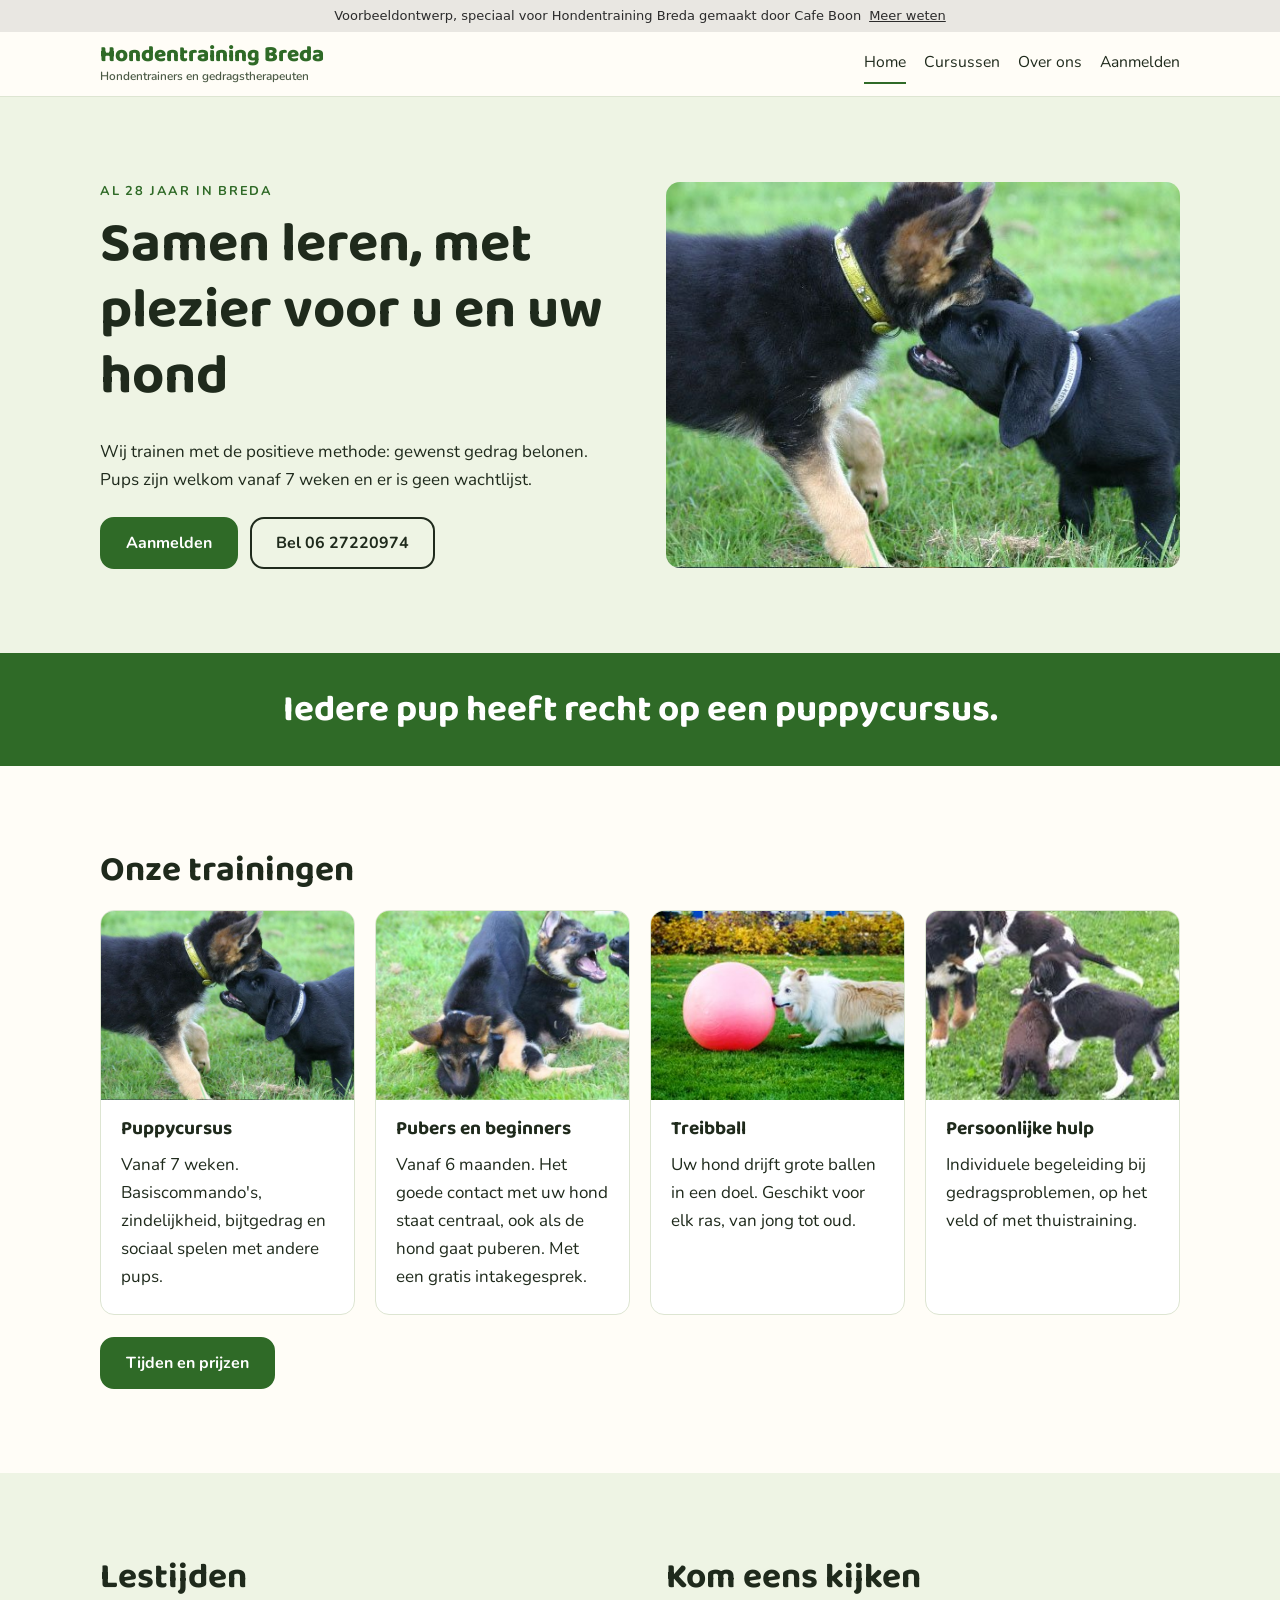
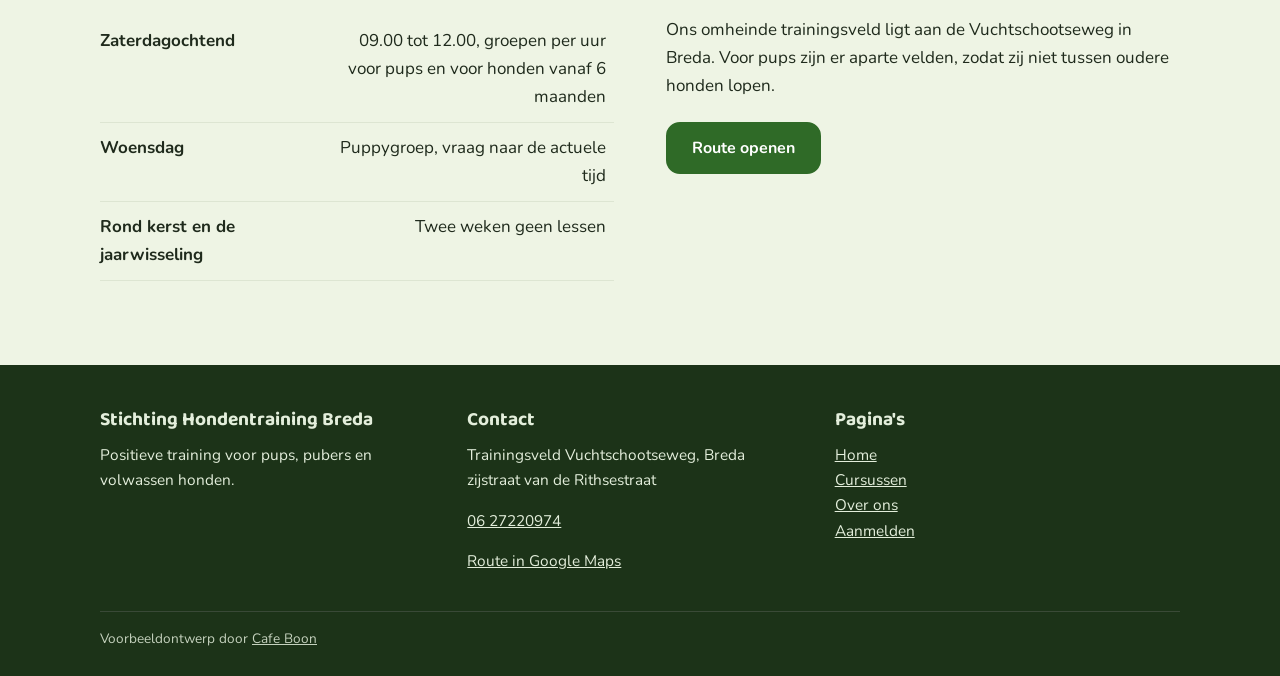
<file: index.html>
<!doctype html>
<html lang="nl">
<head>
<meta charset="utf-8">
<meta name="viewport" content="width=device-width, initial-scale=1">
<title>Hondentraining Breda | Puppycursus en gehoorzaamheid</title>
<meta name="description" content="Positieve hondentraining in Breda. Puppycursus van 12 weken voor € 85, geen wachtlijst, pups welkom vanaf 7 weken.">
<meta name="robots" content="noindex">
<link rel="icon" href="images/favicon.png">
<meta property="og:title" content="Hondentraining Breda | Puppycursus en gehoorzaamheid">
<meta property="og:description" content="Positieve hondentraining in Breda. Puppycursus van 12 weken voor € 85, geen wachtlijst, pups welkom vanaf 7 weken.">
<meta property="og:image" content="https://hondentrainingbreda.cafeboon.com/images/og.jpg">
<meta property="og:type" content="website">
<link rel="preconnect" href="https://fonts.googleapis.com">
<link rel="preconnect" href="https://fonts.gstatic.com" crossorigin>
<link href="https://fonts.googleapis.com/css2?family=Baloo+2:wght@700;800&family=Nunito:wght@400;600;700&display=swap" rel="stylesheet">
<link rel="stylesheet" href="style.css">
</head>
<body>
<div class="vb-banner" role="note"><span>Voorbeeldontwerp, speciaal voor Hondentraining Breda gemaakt door Cafe Boon</span><a href="https://cafeboon.com">Meer weten</a></div>
<header class="top"><div class="in"><a class="brand" href="index.html">Hondentraining Breda<small>Hondentrainers en gedragstherapeuten</small></a><nav><a href="index.html" aria-current="page">Home</a><a href="aanbod.html">Cursussen</a><a href="over.html">Over ons</a><a href="contact.html">Aanmelden</a></nav></div></header>
<main>
<section class="soft"><div class="wrap"><div class="split"><div><p class="kicker">Al 28 jaar in Breda</p><h1>Samen leren, met plezier voor u en uw hond</h1><p>Wij trainen met de positieve methode: gewenst gedrag belonen. Pups zijn welkom vanaf 7 weken en er is geen wachtlijst.</p><div class="actions"><a class="btn" href="contact.html#formulier">Aanmelden</a><a class="btn alt" href="tel:+31627220974">Bel 06 27220974</a></div></div><div><img class="shot" src="images/pups-spel.jpg" alt="Twee pups spelen samen" loading="lazy"></div></div></div></section><section class="band"><div class="wrap"><div class="quote"><p>Iedere pup heeft recht op een puppycursus.</p></div></div></section><section class=""><div class="wrap"><h2>Onze trainingen</h2><div class="grid"><article class="card"><img src="images/pups-spel.jpg" alt="Twee pups spelen samen" loading="lazy"><div class="b"><h3>Puppycursus</h3><p>Vanaf 7 weken. Basiscommando's, zindelijkheid, bijtgedrag en sociaal spelen met andere pups.</p></div></article><article class="card"><img src="images/herders.jpg" alt="Jonge honden stoeien op het gras" loading="lazy"><div class="b"><h3>Pubers en beginners</h3><p>Vanaf 6 maanden. Het goede contact met uw hond staat centraal, ook als de hond gaat puberen. Met een gratis intakegesprek.</p></div></article><article class="card"><img src="images/hond-bal.jpg" alt="Hond duwt een grote bal voort" loading="lazy"><div class="b"><h3>Treibball</h3><p>Uw hond drijft grote ballen in een doel. Geschikt voor elk ras, van jong tot oud.</p></div></article><article class="card"><img src="images/drie-pups.jpg" alt="Drie pups spelen op het trainingsveld" loading="lazy"><div class="b"><h3>Persoonlijke hulp</h3><p>Individuele begeleiding bij gedragsproblemen, op het veld of met thuistraining.</p></div></article></div><div class="actions"><a class="btn" href="aanbod.html">Tijden en prijzen</a></div></div></section><section class="soft"><div class="wrap"><div class="split" style="align-items:start"><div><h2>Lestijden</h2><table class="t"><tr><th>Zaterdagochtend</th><td>09.00 tot 12.00, groepen per uur voor pups en voor honden vanaf 6 maanden</td></tr><tr><th>Woensdag</th><td>Puppygroep, vraag naar de actuele tijd</td></tr><tr><th>Rond kerst en de jaarwisseling</th><td>Twee weken geen lessen</td></tr></table></div><div><h2>Kom eens kijken</h2><p>Ons omheinde trainingsveld ligt aan de Vuchtschootseweg in Breda. Voor pups zijn er aparte velden, zodat zij niet tussen oudere honden lopen.</p><div class="actions"><a class="btn" href="https://www.google.com/maps/search/?api=1&amp;query=Vuchtschootseweg%2C+Breda">Route openen</a></div></div></div></div></section>
</main>
<footer><div class="wrap"><div class="cols"><div><h3>Stichting Hondentraining Breda</h3><p>Positieve training voor pups, pubers en volwassen honden.</p></div><div><h3>Contact</h3><p>Trainingsveld Vuchtschootseweg, Breda<br>zijstraat van de Rithsestraat</p><p><a href="tel:+31627220974">06 27220974</a></p><p><a href="https://www.google.com/maps/search/?api=1&amp;query=Vuchtschootseweg%2C+Breda">Route in Google Maps</a></p></div><div><h3>Pagina's</h3><p><a href="index.html">Home</a><br><a href="aanbod.html">Cursussen</a><br><a href="over.html">Over ons</a><br><a href="contact.html">Aanmelden</a></p></div></div>
<div class="credit">Voorbeeldontwerp door <a href="https://cafeboon.com">Cafe Boon</a></div></div></footer>
<script>
document.querySelectorAll('form.vf').forEach(function(f){f.addEventListener('submit',function(e){e.preventDefault();var o=f.querySelector('.vf-ok');if(o){o.classList.add('show');o.scrollIntoView({block:'center'});}f.reset();});});
</script>
</body>
</html>
</file>
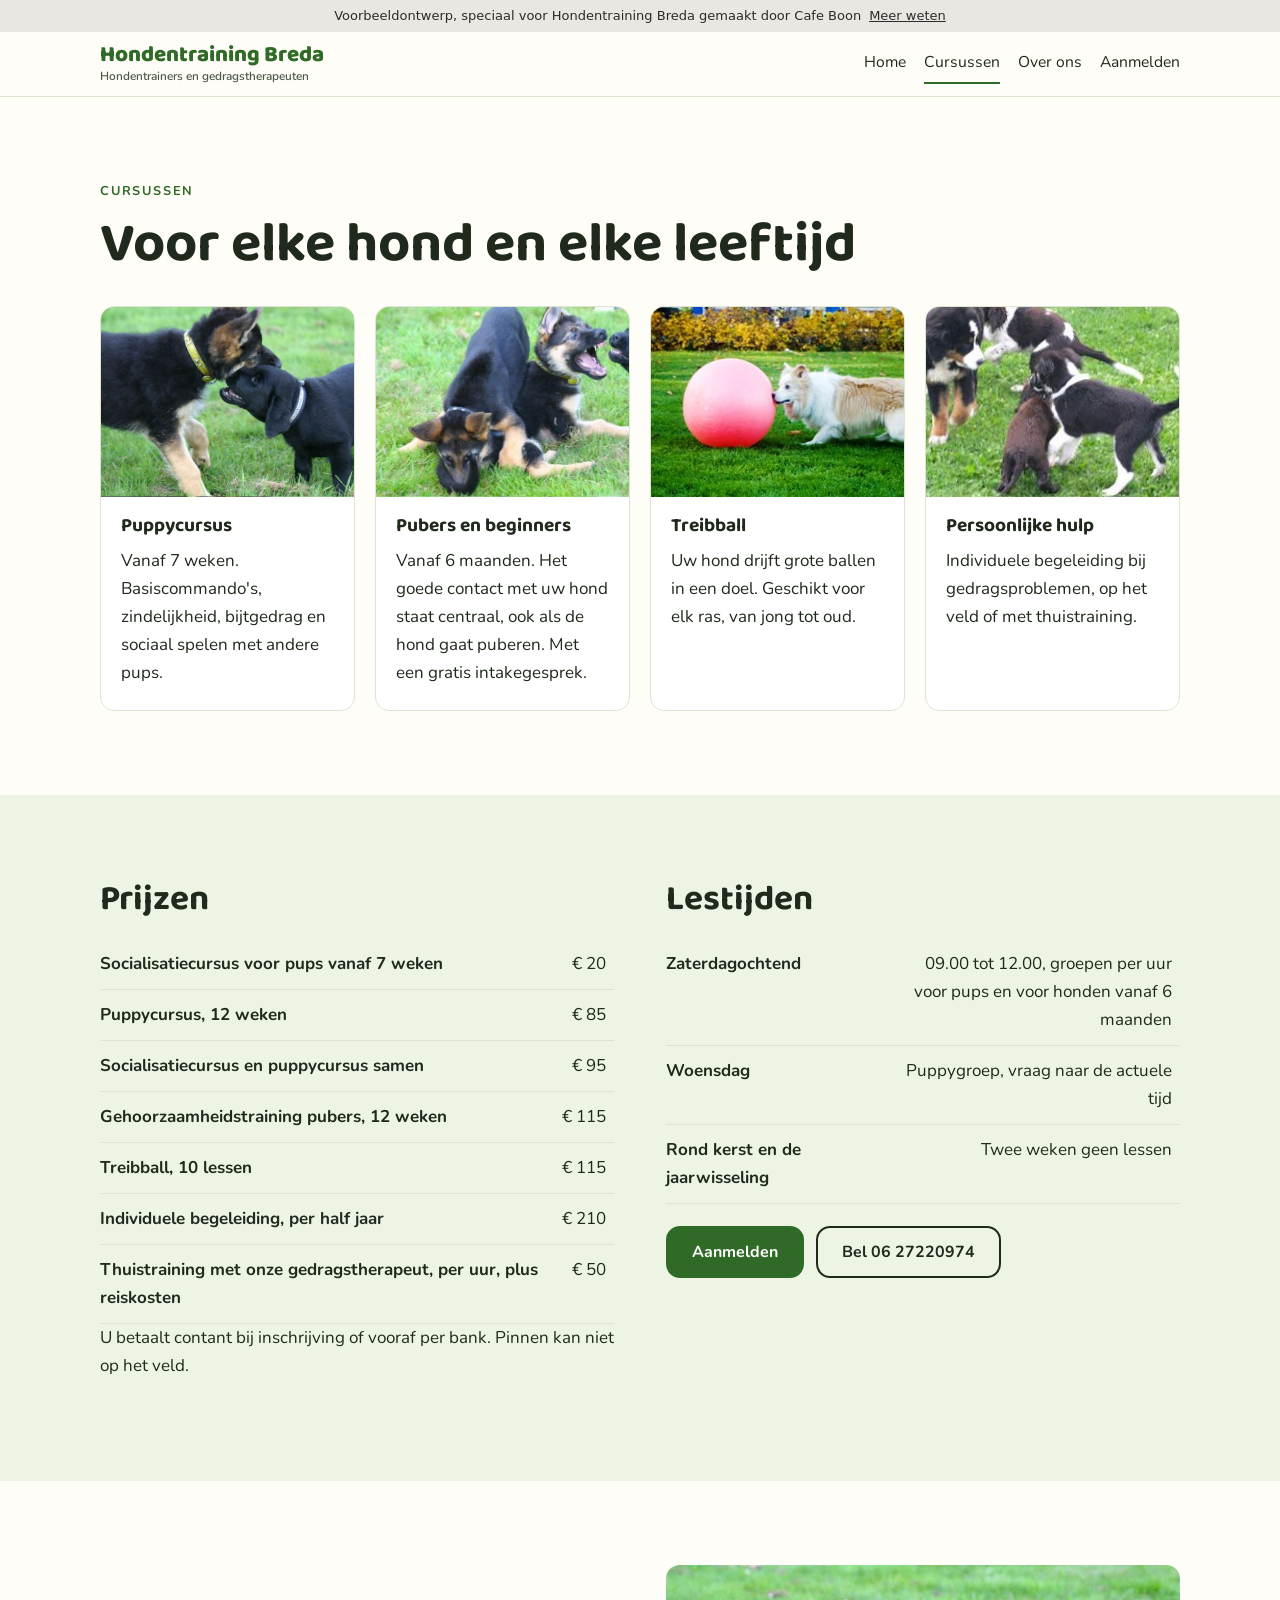
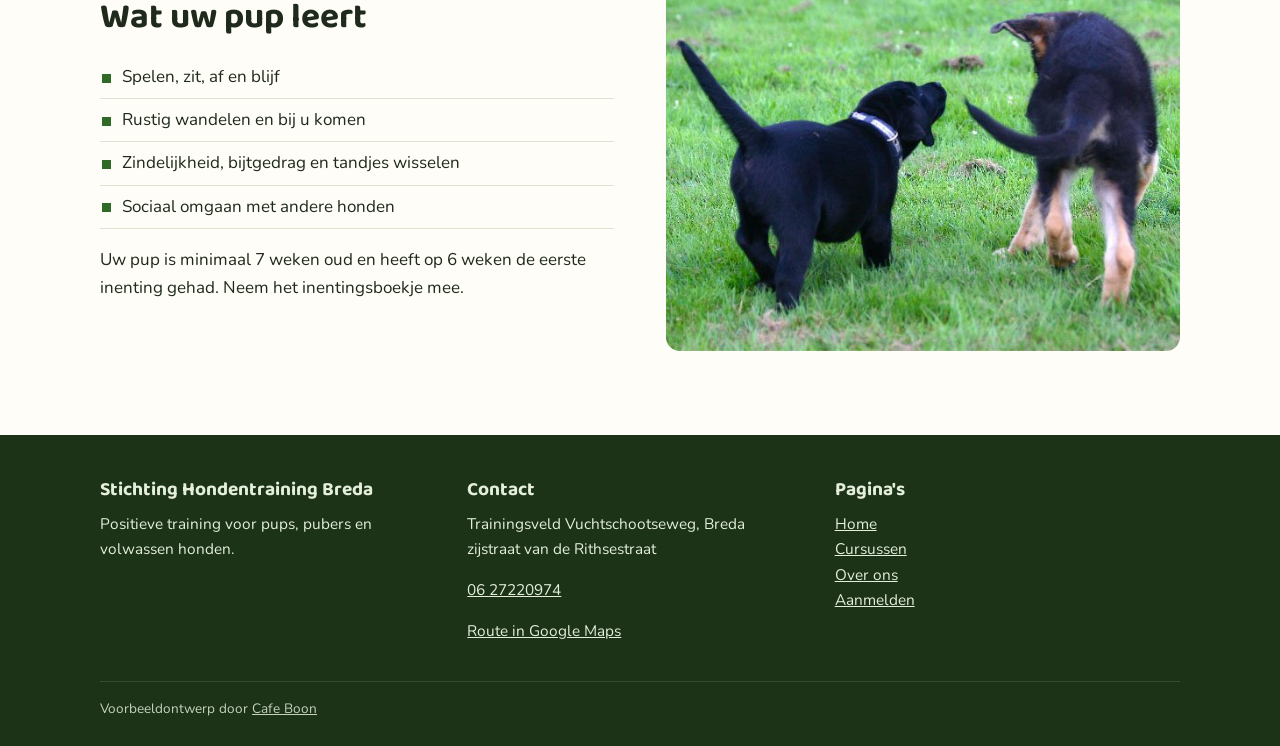
<file: aanbod.html>
<!doctype html>
<html lang="nl">
<head>
<meta charset="utf-8">
<meta name="viewport" content="width=device-width, initial-scale=1">
<title>Cursussen en prijzen | Hondentraining Breda</title>
<meta name="description" content="Alle cursussen, lestijden en prijzen van Hondentraining Breda.">
<meta name="robots" content="noindex">
<link rel="icon" href="images/favicon.png">
<meta property="og:title" content="Cursussen en prijzen | Hondentraining Breda">
<meta property="og:description" content="Alle cursussen, lestijden en prijzen van Hondentraining Breda.">
<meta property="og:image" content="https://hondentrainingbreda.cafeboon.com/images/og.jpg">
<meta property="og:type" content="website">
<link rel="preconnect" href="https://fonts.googleapis.com">
<link rel="preconnect" href="https://fonts.gstatic.com" crossorigin>
<link href="https://fonts.googleapis.com/css2?family=Baloo+2:wght@700;800&family=Nunito:wght@400;600;700&display=swap" rel="stylesheet">
<link rel="stylesheet" href="style.css">
</head>
<body>
<div class="vb-banner" role="note"><span>Voorbeeldontwerp, speciaal voor Hondentraining Breda gemaakt door Cafe Boon</span><a href="https://cafeboon.com">Meer weten</a></div>
<header class="top"><div class="in"><a class="brand" href="index.html">Hondentraining Breda<small>Hondentrainers en gedragstherapeuten</small></a><nav><a href="index.html">Home</a><a href="aanbod.html" aria-current="page">Cursussen</a><a href="over.html">Over ons</a><a href="contact.html">Aanmelden</a></nav></div></header>
<main>
<section class=""><div class="wrap"><p class="kicker">Cursussen</p><h1>Voor elke hond en elke leeftijd</h1><div class="grid"><article class="card"><img src="images/pups-spel.jpg" alt="Twee pups spelen samen" loading="lazy"><div class="b"><h3>Puppycursus</h3><p>Vanaf 7 weken. Basiscommando's, zindelijkheid, bijtgedrag en sociaal spelen met andere pups.</p></div></article><article class="card"><img src="images/herders.jpg" alt="Jonge honden stoeien op het gras" loading="lazy"><div class="b"><h3>Pubers en beginners</h3><p>Vanaf 6 maanden. Het goede contact met uw hond staat centraal, ook als de hond gaat puberen. Met een gratis intakegesprek.</p></div></article><article class="card"><img src="images/hond-bal.jpg" alt="Hond duwt een grote bal voort" loading="lazy"><div class="b"><h3>Treibball</h3><p>Uw hond drijft grote ballen in een doel. Geschikt voor elk ras, van jong tot oud.</p></div></article><article class="card"><img src="images/drie-pups.jpg" alt="Drie pups spelen op het trainingsveld" loading="lazy"><div class="b"><h3>Persoonlijke hulp</h3><p>Individuele begeleiding bij gedragsproblemen, op het veld of met thuistraining.</p></div></article></div></div></section><section class="soft"><div class="wrap"><div class="split" style="align-items:start"><div><h2>Prijzen</h2><table class="t prices"><tr><th>Socialisatiecursus voor pups vanaf 7 weken</th><td>€ 20</td></tr><tr><th>Puppycursus, 12 weken</th><td>€ 85</td></tr><tr><th>Socialisatiecursus en puppycursus samen</th><td>€ 95</td></tr><tr><th>Gehoorzaamheidstraining pubers, 12 weken</th><td>€ 115</td></tr><tr><th>Treibball, 10 lessen</th><td>€ 115</td></tr><tr><th>Individuele begeleiding, per half jaar</th><td>€ 210</td></tr><tr><th>Thuistraining met onze gedragstherapeut, per uur, plus reiskosten</th><td>€ 50</td></tr></table><p>U betaalt contant bij inschrijving of vooraf per bank. Pinnen kan niet op het veld.</p></div><div><h2>Lestijden</h2><table class="t"><tr><th>Zaterdagochtend</th><td>09.00 tot 12.00, groepen per uur voor pups en voor honden vanaf 6 maanden</td></tr><tr><th>Woensdag</th><td>Puppygroep, vraag naar de actuele tijd</td></tr><tr><th>Rond kerst en de jaarwisseling</th><td>Twee weken geen lessen</td></tr></table><div class="actions"><a class="btn" href="contact.html#formulier">Aanmelden</a><a class="btn alt" href="tel:+31627220974">Bel 06 27220974</a></div></div></div></div></section><section class=""><div class="wrap"><div class="split"><div><h2>Wat uw pup leert</h2><ul class="ticks"><li>Spelen, zit, af en blijf</li><li>Rustig wandelen en bij u komen</li><li>Zindelijkheid, bijtgedrag en tandjes wisselen</li><li>Sociaal omgaan met andere honden</li></ul><p>Uw pup is minimaal 7 weken oud en heeft op 6 weken de eerste inenting gehad. Neem het inentingsboekje mee.</p></div><div><img class="shot" src="images/pups-gras.jpg" alt="Twee pups op het gras" loading="lazy"></div></div></div></section>
</main>
<footer><div class="wrap"><div class="cols"><div><h3>Stichting Hondentraining Breda</h3><p>Positieve training voor pups, pubers en volwassen honden.</p></div><div><h3>Contact</h3><p>Trainingsveld Vuchtschootseweg, Breda<br>zijstraat van de Rithsestraat</p><p><a href="tel:+31627220974">06 27220974</a></p><p><a href="https://www.google.com/maps/search/?api=1&amp;query=Vuchtschootseweg%2C+Breda">Route in Google Maps</a></p></div><div><h3>Pagina's</h3><p><a href="index.html">Home</a><br><a href="aanbod.html">Cursussen</a><br><a href="over.html">Over ons</a><br><a href="contact.html">Aanmelden</a></p></div></div>
<div class="credit">Voorbeeldontwerp door <a href="https://cafeboon.com">Cafe Boon</a></div></div></footer>
<script>
document.querySelectorAll('form.vf').forEach(function(f){f.addEventListener('submit',function(e){e.preventDefault();var o=f.querySelector('.vf-ok');if(o){o.classList.add('show');o.scrollIntoView({block:'center'});}f.reset();});});
</script>
</body>
</html>
</file>
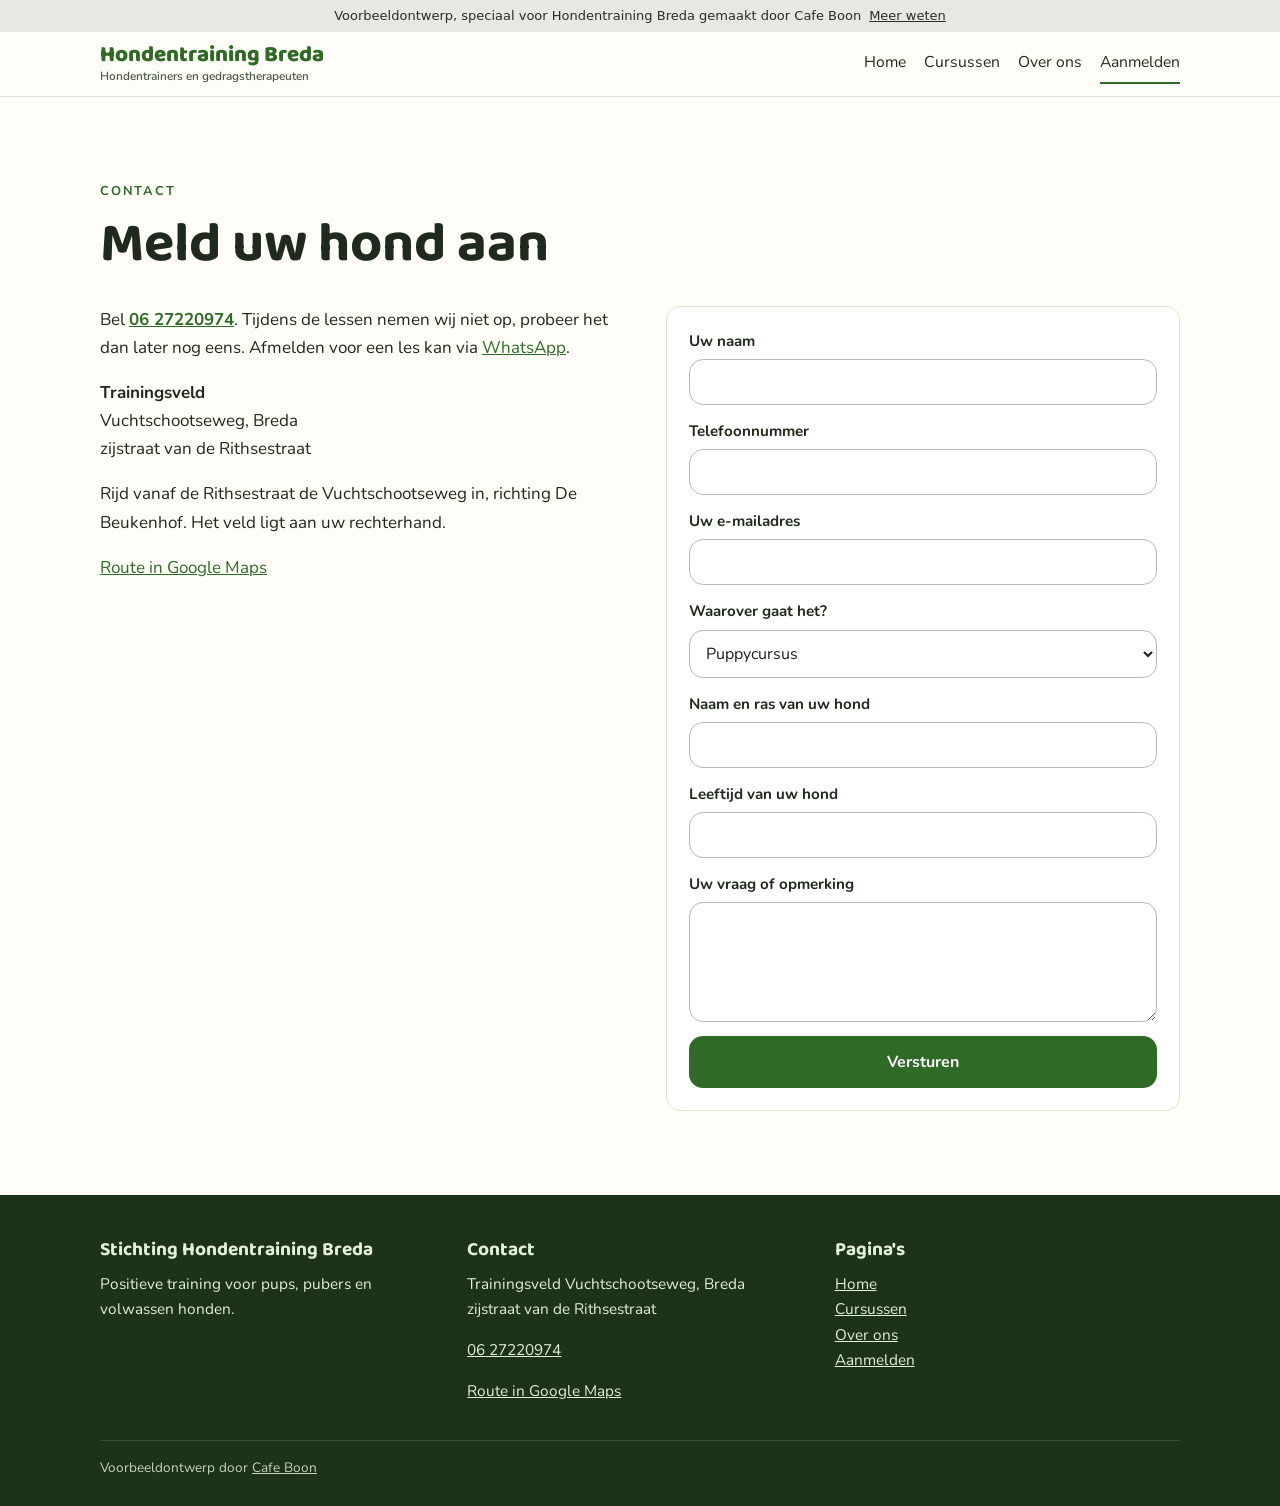
<file: contact.html>
<!doctype html>
<html lang="nl">
<head>
<meta charset="utf-8">
<meta name="viewport" content="width=device-width, initial-scale=1">
<title>Aanmelden en contact | Hondentraining Breda</title>
<meta name="description" content="Meld uw hond aan of bel 06 27220974. Trainingsveld aan de Vuchtschootseweg in Breda.">
<meta name="robots" content="noindex">
<link rel="icon" href="images/favicon.png">
<meta property="og:title" content="Aanmelden en contact | Hondentraining Breda">
<meta property="og:description" content="Meld uw hond aan of bel 06 27220974. Trainingsveld aan de Vuchtschootseweg in Breda.">
<meta property="og:image" content="https://hondentrainingbreda.cafeboon.com/images/og.jpg">
<meta property="og:type" content="website">
<link rel="preconnect" href="https://fonts.googleapis.com">
<link rel="preconnect" href="https://fonts.gstatic.com" crossorigin>
<link href="https://fonts.googleapis.com/css2?family=Baloo+2:wght@700;800&family=Nunito:wght@400;600;700&display=swap" rel="stylesheet">
<link rel="stylesheet" href="style.css">
</head>
<body>
<div class="vb-banner" role="note"><span>Voorbeeldontwerp, speciaal voor Hondentraining Breda gemaakt door Cafe Boon</span><a href="https://cafeboon.com">Meer weten</a></div>
<header class="top"><div class="in"><a class="brand" href="index.html">Hondentraining Breda<small>Hondentrainers en gedragstherapeuten</small></a><nav><a href="index.html">Home</a><a href="aanbod.html">Cursussen</a><a href="over.html">Over ons</a><a href="contact.html" aria-current="page">Aanmelden</a></nav></div></header>
<main>
<section class=""><div class="wrap"><p class="kicker">Contact</p><h1>Meld uw hond aan</h1><div class="split" style="align-items:start"><div><p>Bel <strong><a href="tel:+31627220974">06 27220974</a></strong>. Tijdens de lessen nemen wij niet op, probeer het dan later nog eens. Afmelden voor een les kan via <a href="https://wa.me/31627220974">WhatsApp</a>.</p><p><strong>Trainingsveld</strong><br>Vuchtschootseweg, Breda<br>zijstraat van de Rithsestraat</p><p>Rijd vanaf de Rithsestraat de Vuchtschootseweg in, richting De Beukenhof. Het veld ligt aan uw rechterhand.</p><p><a href="https://www.google.com/maps/search/?api=1&amp;query=Vuchtschootseweg%2C+Breda">Route in Google Maps</a></p></div><div><form class="vf" id="formulier" action="#"><label>Uw naam<input type="text" name="naam" required></label><label>Telefoonnummer<input type="tel" name="tel"></label><label>Uw e-mailadres<input type="email" name="mail" required></label><label>Waarover gaat het?<select name="onderwerp"><option>Puppycursus</option><option>Pubers en beginners</option><option>Gevorderden</option><option>Treibball</option><option>Individuele begeleiding</option><option>Vrijwilliger worden</option><option>Iets anders</option></select></label><label>Naam en ras van uw hond<input type="text" name="hond"></label><label>Leeftijd van uw hond<input type="text" name="leeftijd"></label><label>Uw vraag of opmerking<textarea name="bericht"></textarea></label><button class="btn" type="submit">Versturen</button><div class="vf-ok" role="status">Dit is een voorbeeldwebsite van Cafe Boon. Er is niets verstuurd. Op de echte website komt uw bericht direct bij het bedrijf aan.</div></form></div></div></div></section>
</main>
<footer><div class="wrap"><div class="cols"><div><h3>Stichting Hondentraining Breda</h3><p>Positieve training voor pups, pubers en volwassen honden.</p></div><div><h3>Contact</h3><p>Trainingsveld Vuchtschootseweg, Breda<br>zijstraat van de Rithsestraat</p><p><a href="tel:+31627220974">06 27220974</a></p><p><a href="https://www.google.com/maps/search/?api=1&amp;query=Vuchtschootseweg%2C+Breda">Route in Google Maps</a></p></div><div><h3>Pagina's</h3><p><a href="index.html">Home</a><br><a href="aanbod.html">Cursussen</a><br><a href="over.html">Over ons</a><br><a href="contact.html">Aanmelden</a></p></div></div>
<div class="credit">Voorbeeldontwerp door <a href="https://cafeboon.com">Cafe Boon</a></div></div></footer>
<script>
document.querySelectorAll('form.vf').forEach(function(f){f.addEventListener('submit',function(e){e.preventDefault();var o=f.querySelector('.vf-ok');if(o){o.classList.add('show');o.scrollIntoView({block:'center'});}f.reset();});});
</script>
</body>
</html>
</file>
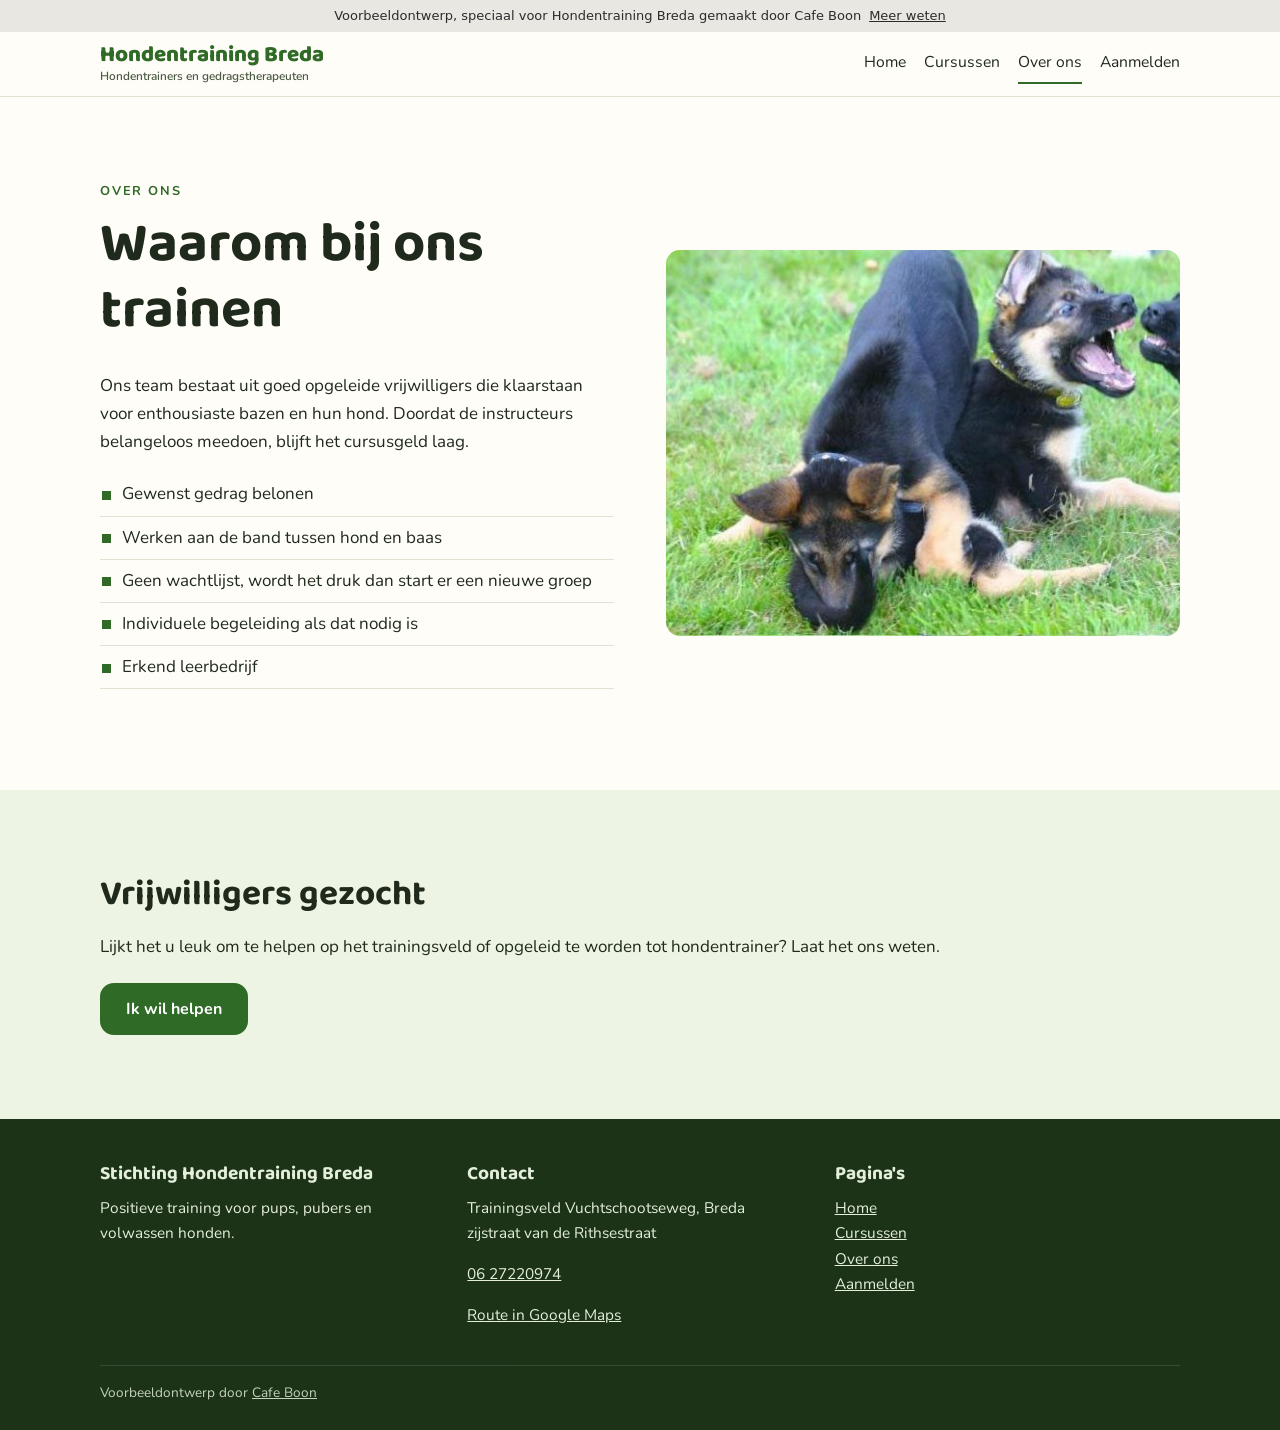
<file: over.html>
<!doctype html>
<html lang="nl">
<head>
<meta charset="utf-8">
<meta name="viewport" content="width=device-width, initial-scale=1">
<title>Over ons | Hondentraining Breda</title>
<meta name="description" content="Stichting met goed opgeleide vrijwilligers die trainen met de positieve methode.">
<meta name="robots" content="noindex">
<link rel="icon" href="images/favicon.png">
<meta property="og:title" content="Over ons | Hondentraining Breda">
<meta property="og:description" content="Stichting met goed opgeleide vrijwilligers die trainen met de positieve methode.">
<meta property="og:image" content="https://hondentrainingbreda.cafeboon.com/images/og.jpg">
<meta property="og:type" content="website">
<link rel="preconnect" href="https://fonts.googleapis.com">
<link rel="preconnect" href="https://fonts.gstatic.com" crossorigin>
<link href="https://fonts.googleapis.com/css2?family=Baloo+2:wght@700;800&family=Nunito:wght@400;600;700&display=swap" rel="stylesheet">
<link rel="stylesheet" href="style.css">
</head>
<body>
<div class="vb-banner" role="note"><span>Voorbeeldontwerp, speciaal voor Hondentraining Breda gemaakt door Cafe Boon</span><a href="https://cafeboon.com">Meer weten</a></div>
<header class="top"><div class="in"><a class="brand" href="index.html">Hondentraining Breda<small>Hondentrainers en gedragstherapeuten</small></a><nav><a href="index.html">Home</a><a href="aanbod.html">Cursussen</a><a href="over.html" aria-current="page">Over ons</a><a href="contact.html">Aanmelden</a></nav></div></header>
<main>
<section class=""><div class="wrap"><div class="split"><div><p class="kicker">Over ons</p><h1>Waarom bij ons trainen</h1><p>Ons team bestaat uit goed opgeleide vrijwilligers die klaarstaan voor enthousiaste bazen en hun hond. Doordat de instructeurs belangeloos meedoen, blijft het cursusgeld laag.</p><ul class="ticks"><li>Gewenst gedrag belonen</li><li>Werken aan de band tussen hond en baas</li><li>Geen wachtlijst, wordt het druk dan start er een nieuwe groep</li><li>Individuele begeleiding als dat nodig is</li><li>Erkend leerbedrijf</li></ul></div><div><img class="shot" src="images/herders.jpg" alt="Jonge honden stoeien op het gras" loading="lazy"></div></div></div></section><section class="soft"><div class="wrap"><h2>Vrijwilligers gezocht</h2><p>Lijkt het u leuk om te helpen op het trainingsveld of opgeleid te worden tot hondentrainer? Laat het ons weten.</p><div class="actions"><a class="btn" href="contact.html#formulier">Ik wil helpen</a></div></div></section>
</main>
<footer><div class="wrap"><div class="cols"><div><h3>Stichting Hondentraining Breda</h3><p>Positieve training voor pups, pubers en volwassen honden.</p></div><div><h3>Contact</h3><p>Trainingsveld Vuchtschootseweg, Breda<br>zijstraat van de Rithsestraat</p><p><a href="tel:+31627220974">06 27220974</a></p><p><a href="https://www.google.com/maps/search/?api=1&amp;query=Vuchtschootseweg%2C+Breda">Route in Google Maps</a></p></div><div><h3>Pagina's</h3><p><a href="index.html">Home</a><br><a href="aanbod.html">Cursussen</a><br><a href="over.html">Over ons</a><br><a href="contact.html">Aanmelden</a></p></div></div>
<div class="credit">Voorbeeldontwerp door <a href="https://cafeboon.com">Cafe Boon</a></div></div></footer>
<script>
document.querySelectorAll('form.vf').forEach(function(f){f.addEventListener('submit',function(e){e.preventDefault();var o=f.querySelector('.vf-ok');if(o){o.classList.add('show');o.scrollIntoView({block:'center'});}f.reset();});});
</script>
</body>
</html>
</file>
<file: style.css>
:root{--bg:#fffdf7;--ink:#1f2a1c;--accent:#2f6a27;--on-accent:#fff;--line:#dde5d2;--card:#fff;--soft:#eef4e4;--band:#2f6a27;--band-ink:#fff;--foot:#1c3318;--foot-ink:#e3eedb;--head-bg:#fffdf7;--head-ink:#1f2a1c;--radius:14px;--head:'Baloo 2',sans-serif;--body:'Nunito',sans-serif}
*{box-sizing:border-box}
html{scroll-behavior:smooth}
body{margin:0;background:var(--bg);color:var(--ink);font-family:var(--body);font-size:17px;line-height:1.65}
img{max-width:100%;display:block}
a{color:var(--accent)}
h1,h2,h3{font-family:var(--head);line-height:1.18;margin:0 0 .5em}
h1{font-size:clamp(2rem,5.4vw,3.5rem)}
h2{font-size:clamp(1.55rem,3.4vw,2.2rem)}
h3{font-size:1.2rem}
p{margin:0 0 1em}
.vb-banner{background:#e9e7e2;color:#2b2b2b;font:13px/1.4 system-ui,sans-serif;text-align:center;padding:7px 14px}
.vb-banner a{color:#2b2b2b;margin-left:8px;white-space:nowrap}
.wrap{max-width:1120px;margin:0 auto;padding:0 20px}
section{padding:clamp(44px,7vw,84px) 0}
.top{background:var(--head-bg);border-bottom:1px solid var(--line);z-index:20}
.top .in{max-width:1120px;margin:0 auto;padding:12px 20px;display:flex;flex-wrap:wrap;gap:8px 24px;align-items:center;justify-content:space-between}
.brand{text-decoration:none;color:var(--head-ink)}
nav{display:flex;flex-wrap:wrap;gap:4px 18px;align-items:center}
nav a{color:var(--head-ink);text-decoration:none;padding:6px 0;font-size:.98rem;border-bottom:2px solid transparent}
nav a[aria-current]{border-bottom-color:var(--accent)}
@media(min-width:760px){.top{position:sticky;top:0}}
.btn{display:inline-block;background:var(--accent);color:var(--on-accent);padding:13px 24px;border-radius:var(--radius);text-decoration:none;font-weight:700;border:2px solid var(--accent);font:700 1rem var(--body);cursor:pointer}
.btn.alt{background:transparent;color:inherit;border-color:currentColor}
.actions{display:flex;flex-wrap:wrap;gap:12px;margin-top:22px}
.kicker{text-transform:uppercase;letter-spacing:.14em;font-size:.8rem;color:var(--accent);font-weight:700;margin-bottom:10px}
.split{display:grid;grid-template-columns:1fr 1fr;gap:clamp(24px,4vw,56px);align-items:center}
.split>*,.grid>*{min-width:0}
.grid{display:grid;grid-template-columns:repeat(auto-fill,minmax(250px,1fr));gap:20px}
.card{background:var(--card);border:1px solid var(--line);border-radius:var(--radius);overflow:hidden}
.card img{width:100%;aspect-ratio:4/3;object-fit:cover}
.card .b{padding:18px 20px 6px}
.shot{width:100%;border-radius:var(--radius);aspect-ratio:4/3;object-fit:cover}
.shot.tall{aspect-ratio:4/5}
.shot.free{aspect-ratio:auto}
.band{background:var(--band);color:var(--band-ink)}
.band a:not(.btn){color:inherit}
.soft{background:var(--soft)}
ul.ticks{list-style:none;padding:0;margin:0 0 1em}
ul.ticks li{padding:7px 0 7px 22px;position:relative;border-bottom:1px solid var(--line)}
ul.ticks li:before{content:"";position:absolute;left:2px;top:1.05em;width:9px;height:9px;background:var(--accent)}
table.t{width:100%;border-collapse:collapse}
table.t th,table.t td{text-align:left;padding:11px 8px 11px 0;border-bottom:1px solid var(--line);vertical-align:top}
table.t td:last-child{text-align:right}
form.vf{display:grid;gap:14px;background:var(--card);color:var(--ink);border:1px solid var(--line);border-radius:var(--radius);padding:22px}
form.vf label{display:grid;gap:5px;font-size:.95rem;font-weight:700}
form.vf input,form.vf select,form.vf textarea{width:100%;font:400 1rem var(--body);padding:11px 12px;border:1px solid #b9b9b9;border-radius:var(--radius);background:#fff;color:#1c1c1c}
form.vf textarea{min-height:120px}
.vf-ok{display:none;background:#fff4d6;color:#3d2f00;border:1px solid #e5c76b;padding:12px 14px;border-radius:var(--radius)}
.vf-ok.show{display:block}
footer{background:var(--foot);color:var(--foot-ink);padding:44px 0 26px;font-size:.96rem}
footer a{color:inherit}
footer .cols{display:grid;grid-template-columns:repeat(auto-fit,minmax(220px,1fr));gap:22px}
.credit{border-top:1px solid rgba(128,128,128,.35);margin-top:22px;padding-top:16px;font-size:.85rem;opacity:.85}
@media(max-width:759px){.split{grid-template-columns:1fr}nav{gap:2px 14px}nav a{font-size:.92rem}}
.brand{font:800 1.4rem/1.05 var(--head);color:#2f6a27}.brand small{display:block;font:600 .74rem var(--body);color:#4b5a45}
.quote{text-align:center;font:700 clamp(1.5rem,4vw,2.3rem)/1.25 var(--head)}.quote p{margin:0}.band{padding:34px 0}
table.t td{max-width:20em}table.t th{padding-right:14px}table.prices td{white-space:nowrap;width:1%}
</file>
